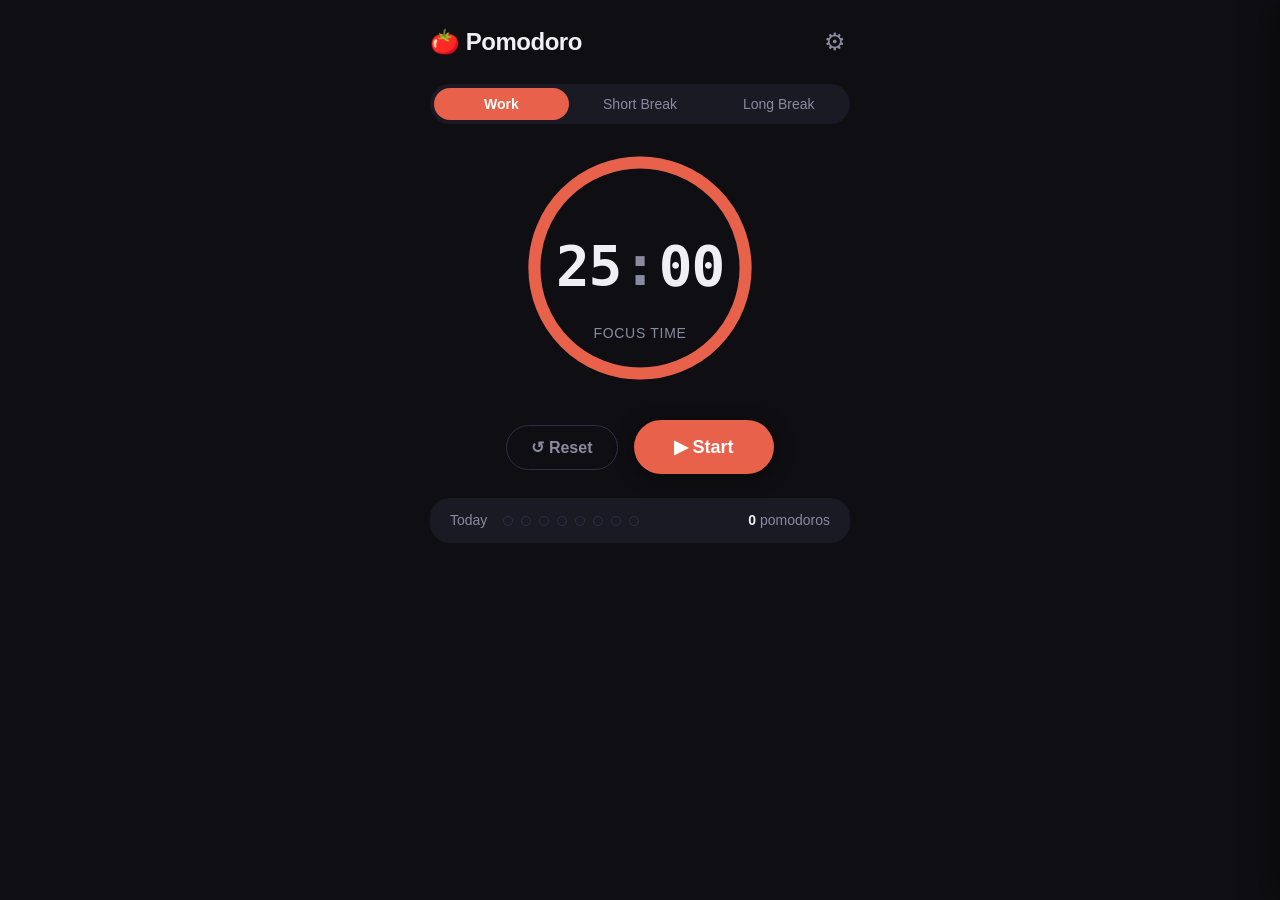
<file: index.html>
<!DOCTYPE html>
<html lang="en">
<head>
  <meta charset="UTF-8">
  <meta http-equiv="X-UA-Compatible" content="IE=edge">
  <meta name="viewport" content="width=device-width, initial-scale=1.0">
  <title> ⏱️ Pomodoro Timer </title>
   <link rel="stylesheet" href="css/base.css" />
  <link rel="stylesheet" href="css/layout.css" />
  <link rel="stylesheet" href="css/modes.css" />
  <link rel="stylesheet" href="css/timer.css" />
  <link rel="stylesheet" href="css/controls.css" />
  <link rel="stylesheet" href="css/stats.css" />
  <link rel="stylesheet" href="css/settings.css" />
</head>
<body>

  <!-- ════════════════════════════════════════════════════
    MODULE: Header
    Shows the app title and a settings toggle button.
  ════════════════════════════════════════════════════ -->
  <header class="app-header">
    <h1 class="app-title">🍅 Pomodoro</h1>
    <button class="btn-settings" id="btnSettings" aria-label="Open settings">⚙</button>
  </header>

  <!-- ════════════════════════════════════════════════════
    MODULE: Mode Tabs
    Lets the user switch between Work session and Break.
  ════════════════════════════════════════════════════ -->
  <section class="mode-tabs" aria-label="Timer mode selector">
    <button class="tab active" data-mode="work">Work</button>
    <button class="tab" data-mode="short">Short Break</button>
    <button class="tab" data-mode="long">Long Break</button>
  </section>

  <!-- ════════════════════════════════════════════════════
    MODULE: Timer Face
    The big circular countdown display.
  ════════════════════════════════════════════════════ -->
  <main class="timer-wrapper">
    <div class="timer-ring-container" role="timer" aria-live="polite">
      <!-- SVG ring that animates as time passes -->
      <svg class="progress-ring" viewBox="0 0 200 200" aria-  hidden="true">
        <circle class="ring-track" cx="100" cy="100" r="88" />
        <circle class="ring-progress" id="ringProgress" cx="100" cy="100" r="88" />
      </svg>

      <!-- Countdown digits in the center of the ring -->
      <div class="timer-display">
        <span class="timer-minutes" id="timerMinutes">25</span>
        <span class="timer-colon">:</span>
        <span class="timer-seconds" id="timerSeconds">00</span>
      </div>

      <!-- Label below the digits (e.g. "Focus time") -->
      <p class="timer-label" id="timerLabel">Focus time</p>
    </div>

    <!-- ════════════════════════════════════════════════
        MODULE: Controls
        Start, Pause, and Reset buttons below the clock.
      ════════════════════════════════════════════════ -->
      <div class="controls" role="group" aria-label="Timer controls">
        <button class="btn-control btn-secondary" id="btnReset" aria-label="Reset timer">↺ Reset</button>
        <button class="btn-control btn-primary" id="btnStart" aria-label="Start timer">▶ Start</button>
      </div>
    </main>

  <!-- ════════════════════════════════════════════════════
    MODULE: Stats Bar
    Tracks how many pomodoros have been completed today.
  ════════════════════════════════════════════════════ -->
  <section class="stats-bar" aria-label="Today's progress">
    <p class="stats-label">Today</p>
    <div class="pomodoro-dots" id="pomatoDots" aria-label="Completed pomodoros">
      <!-- Dots are injected by stats.js -->
    </div>
    <p class="stats-count">
      <span id="statsCount">0</span> pomodoros
    </p>
  </section>

  <!-- ════════════════════════════════════════════════════
    MODULE: Settings Panel
    Slide-in panel to change durations. Hidden by default.
  ════════════════════════════════════════════════════ -->
  <aside class="settings-panel" id="settingsPanel" aria-hidden="true">
    <div class="settings-inner">
      <h2 class="settings-title">Settings</h2>

      <label class="settings-row">
        <span>Work duration (min)</span>
        <input type="number" id="setWork" class="settings-input" value="25" min="1" max="60" />
      </label>

      <label class="settings-row">
        <span>Short break (min)</span>
        <input type="number" id="setShort" class="settings-input" value="5" min="1" max="30" />
      </label>

      <label class="settings-row">
        <span>Long break (min)</span>
        <input type="number" id="setLong" class="settings-input" value="15" min="1" max="60" />
      </label>

      <button class="btn-save" id="btnSave">Save</button>
      <button class="btn-close-settings" id="btnCloseSettings" aria-label="Close settings">✕</button>
    </div>
  </aside>

  <!-- Overlay behind the settings panel -->
  <div class="overlay" id="overlay"></div>

  <!-- ════════════════════════════════════════════════════
                           JS files
  ════════════════════════════════════════════════════ -->
  
  <script src="js/config.js"></script>     <!-- App-wide constants & defaults  -->
  <script src="js/state.js"></script>      <!-- Single source of truth (state) -->
  <script src="js/timer.js"></script>      <!-- Countdown logic & ring animation -->
  <script src="js/modes.js"></script>      <!-- Tab switching & mode management  -->
  <script src="js/controls.js"></script>   <!-- Start/Pause/Reset buttons       -->
  <script src="js/stats.js"></script>     <!-- Pomodoro count & dot display     -->
  <script src="js/settings.js"></script>  <!-- Settings panel open/save/close   -->
  <script src="js/audio.js"></script>     <!-- Sound alert on session end       -->
   <script src="js/app.js"></script>       <!-- Boot: wires all modules together  -->

  <!-- Google tag (gtag.js) -->
  <script async src="https://www.googletagmanager.com/gtag/js?id=G-TQHQCHK4DN"></script>
  <script>
    window.dataLayer = window.dataLayer || [];
    function gtag(){dataLayer.push(arguments);}
    gtag('js', new Date());

    gtag('config', 'G-TQHQCHK4DN');
  </script>
</body>
</html>
</file>
<file: css/base.css>
/*
  ============================================================
  FILE: css/base.css
  PURPOSE: Global reset, CSS custom properties (variables),
           and base typography. This is the foundation every
           other CSS module builds on top of.

  WHAT LIVES HERE:
  - CSS variables (colors, font sizes, spacing, timing)
  - Box-model reset (*, margin/padding zero)
  - Body defaults (font, background, color)
  ============================================================
*/


/* ── 1. CSS Custom Properties (Design Tokens) ─────────────
   Think of these like named constants. Changing one value
   here updates every place it's used across ALL modules.
   ─────────────────────────────────────────────────────── */
:root {
  /* Colors */
  --clr-bg:          #0f0f13;      /* Deep near-black background      */
  --clr-surface:     #1a1a24;      /* Card / panel surface            */
  --clr-surface-2:   #24243a;      /* Slightly lighter surface        */
  --clr-border:      #2e2e45;      /* Subtle borders                  */

  --clr-work:        #e8614a;      /* Red-orange accent — "work" mode */
  --clr-short:       #4ab8a0;      /* Teal accent — "short break"     */
  --clr-long:        #6b8cff;      /* Blue accent — "long break"      */
  --clr-accent:      var(--clr-work); /* Active accent (changes w/ mode) */

  --clr-text-primary:   #f0eff5;   /* Main readable text              */
  --clr-text-secondary: #8a8aa0;   /* Muted labels and hints          */
  --clr-text-on-accent: #ffffff;   /* Text sitting on colored buttons */

  /* Typography */
  --font-display: 'Space Mono', monospace;  /* Digits on the clock  */
  --font-body:    'Inter', sans-serif;      /* All other text        */

  --fs-xs:   0.75rem;   /*  12px */
  --fs-sm:   0.875rem;  /*  14px */
  --fs-base: 1rem;      /*  16px */
  --fs-lg:   1.125rem;  /*  18px */
  --fs-xl:   1.5rem;    /*  24px */
  --fs-2xl:  2rem;      /*  32px */
  --fs-timer: 3.5rem;   /*  56px — big countdown digits */

  /* Spacing scale */
  --sp-1:  0.25rem;   /*  4px */
  --sp-2:  0.5rem;    /*  8px */
  --sp-3:  0.75rem;   /* 12px */
  --sp-4:  1rem;      /* 16px */
  --sp-5:  1.25rem;   /* 20px */
  --sp-6:  1.5rem;    /* 24px */
  --sp-8:  2rem;      /* 32px */
  --sp-10: 2.5rem;    /* 40px */
  --sp-12: 3rem;      /* 48px */

  /* Border radius */
  --radius-sm:   6px;
  --radius-md:  12px;
  --radius-lg:  20px;
  --radius-full: 9999px;

  /* Transitions */
  --transition-fast:   150ms ease;
  --transition-normal: 300ms ease;
  --transition-slow:   500ms ease;
}


/* ── 2. Box-Model Reset ────────────────────────────────────
   Removes browser default margin/padding and switches to
   border-box sizing so widths include padding & border.
   ─────────────────────────────────────────────────────── */
*,
*::before,
*::after {
  margin: 0;
  padding: 0;
  box-sizing: border-box;
}


/* ── 3. Base Body Styles ───────────────────────────────────
   Sets the app's background, default font, and text color.
   ─────────────────────────────────────────────────────── */
body {
  background-color: var(--clr-bg);
  color: var(--clr-text-primary);
  font-family: var(--font-body);
  font-size: var(--fs-base);
  line-height: 1.5;
  min-height: 100dvh;        /* dvh = accounts for mobile browser chrome */
  -webkit-font-smoothing: antialiased;  /* Crisper text on macOS/iOS */
}


/* ── 4. Focus Ring ─────────────────────────────────────────
   Makes keyboard focus visible for accessibility (a11y).
   Browsers remove the default outline on many elements.
   ─────────────────────────────────────────────────────── */
:focus-visible {
  outline: 2px solid var(--clr-accent);
  outline-offset: 3px;
  border-radius: var(--radius-sm);
}


/* ── 5. Reduce Motion ──────────────────────────────────────
   Respects the OS-level "Reduce Motion" accessibility setting.
   Users who are sensitive to animation won't see transitions.
   ─────────────────────────────────────────────────────── */
@media (prefers-reduced-motion: reduce) {
  *,
  *::before,
  *::after {
    animation-duration: 0.01ms !important;
    transition-duration: 0.01ms !important;
  }
}
</file>
<file: css/layout.css>
/*
  ============================================================
  FILE: css/layout.css
  PURPOSE: Controls the overall page structure — how sections
           are stacked, centered, and spaced on the screen.

  WHAT LIVES HERE:
  - App-header layout (title + settings icon)
  - Main vertical centering & max-width constraint
  - Responsive padding for mobile vs desktop
  ============================================================
*/


/* ── 1. Page Shell ─────────────────────────────────────────
   A flex column that stretches to fill the full viewport.
   Children stack vertically and are centered horizontally.
   ─────────────────────────────────────────────────────── */
body {
  display: flex;
  flex-direction: column;
  align-items: center;       /* Horizontally center everything */
  padding: var(--sp-6) var(--sp-4) var(--sp-10);
  gap: var(--sp-6);          /* Consistent spacing between sections */
}


/* ── 2. App Header ─────────────────────────────────────────
   A horizontal bar with the title on the left and the
   settings gear icon button on the right.
   ─────────────────────────────────────────────────────── */
.app-header {
  display: flex;
  justify-content: space-between;   /* Push title & icon to opposite ends */
  align-items: center;
  width: 100%;
  max-width: 420px;                  /* Keep everything in a readable column */
}

.app-title {
  font-family: var(--font-body);
  font-size: var(--fs-xl);
  font-weight: 600;
  color: var(--clr-text-primary);
  letter-spacing: -0.02em;
}


/* ── 3. Content Width Cap ──────────────────────────────────
   Mode tabs, the timer, stats bar — all capped at 420px
   so the app doesn't look stretched on wide screens.
   ─────────────────────────────────────────────────────── */
.mode-tabs,
.timer-wrapper,
.stats-bar {
  width: 100%;
  max-width: 420px;
}


/* ── 4. Timer Wrapper ──────────────────────────────────────
   Centers the ring + controls in a column.
   ─────────────────────────────────────────────────────── */
.timer-wrapper {
  display: flex;
  flex-direction: column;
  align-items: center;
  gap: var(--sp-8);
}


/* ── 5. Overlay (behind Settings Panel) ───────────────────
   A semi-transparent dark layer that appears when the
   settings panel slides in. Clicking it closes the panel.
   ─────────────────────────────────────────────────────── */
.overlay {
  display: none;              /* Hidden by default             */
  position: fixed;
  inset: 0;                   /* Covers the whole screen       */
  background: rgba(0, 0, 0, 0.55);
  z-index: 10;
  backdrop-filter: blur(2px); /* Frosted-glass effect          */
  transition: opacity var(--transition-normal);
}

/* JS adds .is-open to show the overlay */
.overlay.is-open {
  display: block;
}
</file>
<file: css/modes.css>
/*
  ============================================================
  FILE: css/modes.css
  PURPOSE: Styles the three mode tabs — Work, Short Break,
           Long Break — and handles their active state colors.

  HOW IT WORKS:
  The tab row is a flex container. When JS adds the .active
  class to a tab, it gets a colored background matching
  the mode (red for work, teal for short, blue for long).
  The CSS variable --clr-accent on :root is also updated
  by JS so the ring and button stay in sync.
  ============================================================
*/


/* ── 1. Tab Row ────────────────────────────────────────────
   A pill-shaped container that groups all three tabs.
   ─────────────────────────────────────────────────────── */
.mode-tabs {
  display: flex;
  background: var(--clr-surface);
  border-radius: var(--radius-full);
  padding: var(--sp-1);
  gap: var(--sp-1);
}


/* ── 2. Individual Tab ─────────────────────────────────────
   Each tab grows equally to fill the row.
   ─────────────────────────────────────────────────────── */
.tab {
  flex: 1;                           /* Equal width for all tabs  */
  border: none;
  background: transparent;
  color: var(--clr-text-secondary);
  font-family: var(--font-body);
  font-size: var(--fs-sm);
  font-weight: 500;
  padding: var(--sp-2) var(--sp-3);
  border-radius: var(--radius-full);
  cursor: pointer;
  transition: background var(--transition-normal),
              color     var(--transition-normal);
  white-space: nowrap;
}

.tab:hover:not(.active) {
  color: var(--clr-text-primary);
  background: var(--clr-surface-2);
}


/* ── 3. Active Tab ─────────────────────────────────────────
   The selected tab gets a solid colored background.
   Each mode has its own color defined via data-mode.
   ─────────────────────────────────────────────────────── */
.tab.active {
  color: var(--clr-text-on-accent);
  font-weight: 600;
}

/* Work mode tab → red-orange */
.tab.active[data-mode="work"] {
  background: var(--clr-work);
}

/* Short Break tab → teal */
.tab.active[data-mode="short"] {
  background: var(--clr-short);
}

/* Long Break tab → blue */
.tab.active[data-mode="long"] {
  background: var(--clr-long);
}
</file>
<file: css/timer.css>
/*
  ============================================================
  FILE: css/timer.css
  PURPOSE: Styles the circular countdown clock — the SVG
           progress ring and the large digit display inside it.

  HOW THE RING ANIMATION WORKS:
  We use an SVG <circle> with a stroke-dasharray trick:
  - stroke-dasharray = the full circumference of the circle
  - stroke-dashoffset = how much of that circumference to "hide"
  As time passes, JS increases stroke-dashoffset so the
  colored arc shrinks — like a pie chart draining down.
  ============================================================
*/


/* ── 1. Ring Container ─────────────────────────────────────
   positions-relative so the digit display can be
   absolutely centered inside the SVG ring.
   ─────────────────────────────────────────────────────── */
.timer-ring-container {
  position: relative;
  width: 240px;
  height: 240px;
}


/* ── 2. SVG Canvas ─────────────────────────────────────────
   The SVG fills its container. It's rotated -90° so the
   arc starts at the top (12 o'clock) instead of the right.
   ─────────────────────────────────────────────────────── */
.progress-ring {
  width: 100%;
  height: 100%;
  transform: rotate(-90deg);    /* Start arc at top */
}


/* ── 3. Ring Track (background circle) ────────────────────
   The faint grey full circle underneath the colored arc.
   It shows the "empty" portion of the timer.
   ─────────────────────────────────────────────────────── */
.ring-track {
  fill: none;
  stroke: var(--clr-surface-2);
  stroke-width: 10px;
}


/* ── 4. Ring Progress (animated arc) ──────────────────────
   The colored arc that shrinks as time counts down.

   Circumference of circle with r=88:
   C = 2 × π × 88 ≈ 553  (used in timer.js)

   stroke-dasharray sets the full length of the dash.
   stroke-dashoffset is how much to shift the dash start,
   effectively hiding part of the arc.
   ─────────────────────────────────────────────────────── */
.ring-progress {
  fill: none;
  stroke: var(--clr-accent);       /* Color matches current mode  */
  stroke-width: 10px;
  stroke-linecap: round;           /* Rounded end caps on the arc */
  stroke-dasharray: 553;           /* Full circumference (C ≈ 553) */
  stroke-dashoffset: 0;            /* 0 = full arc visible        */
  transition: stroke-dashoffset 1s linear,   /* Smooth per-second drain  */
              stroke var(--transition-normal); /* Smooth color mode change */
}


/* ── 5. Digit Display (overlaid on the SVG) ───────────────
   Absolutely centered inside the ring container.
   Uses a flex column to stack MM:SS on top of the label.
   ─────────────────────────────────────────────────────── */
.timer-display {
  position: absolute;
  top: 50%;
  left: 50%;
  transform: translate(-50%, -54%);   /* -54% nudges up slightly to make room for label */
  display: flex;
  align-items: baseline;
  gap: 2px;
}

/* The MM and SS digit spans */
.timer-minutes,
.timer-seconds {
  font-family: var(--font-display);   /* Monospace so digits don't shift width */
  font-size: var(--fs-timer);
  font-weight: 700;
  color: var(--clr-text-primary);
  line-height: 1;
  letter-spacing: -0.02em;
}

/* The ":" separator between minutes and seconds */
.timer-colon {
  font-family: var(--font-display);
  font-size: var(--fs-timer);
  font-weight: 700;
  color: var(--clr-text-secondary);
  line-height: 1;
  /* Blink the colon when timer is running — see app.js */
  transition: opacity var(--transition-fast);
}

.timer-colon.blink {
  animation: colonBlink 1s step-end infinite;
}

@keyframes colonBlink {
  0%, 100% { opacity: 1; }
  50%       { opacity: 0.2; }
}


/* ── 6. Timer Label ────────────────────────────────────────
   Small text below the digits: "Focus time" / "Break time"
   ─────────────────────────────────────────────────────── */
.timer-label {
  position: absolute;
  bottom: 44px;               /* Sits just below the digits */
  left: 50%;
  transform: translateX(-50%);
  font-size: var(--fs-sm);
  color: var(--clr-text-secondary);
  white-space: nowrap;
  letter-spacing: 0.05em;
  text-transform: uppercase;
}
</file>
<file: css/controls.css>
/*
  ============================================================
  FILE: css/controls.css
  PURPOSE: Styles for the Start / Pause and Reset buttons
           that sit below the countdown ring.

  BUTTON TYPES:
  - .btn-primary  → big colored "Start / Pause" action button
  - .btn-secondary → smaller outlined "Reset" button
  - .btn-settings  → icon-only gear button in the header
  ============================================================
*/


/* ── 1. Controls Row ───────────────────────────────────────
   A horizontal group that holds the Reset and Start buttons
   side by side, centered under the clock.
   ─────────────────────────────────────────────────────── */
.controls {
  display: flex;
  align-items: center;
  gap: var(--sp-4);
}


/* ── 2. Shared Button Base ─────────────────────────────────
   Properties common to all .btn-control buttons.
   ─────────────────────────────────────────────────────── */
.btn-control {
  display: inline-flex;
  align-items: center;
  justify-content: center;
  gap: var(--sp-2);
  border: none;
  border-radius: var(--radius-full);   /* Pill shape */
  font-family: var(--font-body);
  font-size: var(--fs-base);
  font-weight: 600;
  cursor: pointer;
  transition: transform var(--transition-fast),
              opacity  var(--transition-fast),
              background var(--transition-normal);
  /* Prevent text selection on rapid clicks */
  user-select: none;
  -webkit-user-select: none;
}

/* Press feedback — the button "dips" slightly */
.btn-control:active {
  transform: scale(0.95);
}


/* ── 3. Primary Button (Start / Pause) ────────────────────
   The main call-to-action. Uses the mode accent color so
   it automatically changes when Work / Break mode switches.
   ─────────────────────────────────────────────────────── */
.btn-primary {
  background: var(--clr-accent);
  color: var(--clr-text-on-accent);
  padding: var(--sp-4) var(--sp-10);
  font-size: var(--fs-lg);
  box-shadow: 0 4px 20px rgba(0, 0, 0, 0.4),
              0 0 0 0 var(--clr-accent);  /* For pulse animation start */
}

.btn-primary:hover {
  opacity: 0.88;
  transform: translateY(-1px);
}

/* Pulse ring that appears briefly when timer starts */
.btn-primary.pulse {
  animation: btnPulse 0.5s ease-out;
}

@keyframes btnPulse {
  0%   { box-shadow: 0 4px 20px rgba(0,0,0,0.4), 0 0 0 0   var(--clr-accent); }
  70%  { box-shadow: 0 4px 20px rgba(0,0,0,0.4), 0 0 0 14px transparent; }
  100% { box-shadow: 0 4px 20px rgba(0,0,0,0.4), 0 0 0 0   transparent; }
}


/* ── 4. Secondary Button (Reset) ──────────────────────────
   Smaller, outlined style — secondary priority visually.
   ─────────────────────────────────────────────────────── */
.btn-secondary {
  background: transparent;
  color: var(--clr-text-secondary);
  border: 1.5px solid var(--clr-border);
  padding: var(--sp-3) var(--sp-6);
}

.btn-secondary:hover {
  border-color: var(--clr-text-secondary);
  color: var(--clr-text-primary);
}


/* ── 5. Settings Gear Button ───────────────────────────────
   Icon-only button in the header. No background, no border.
   ─────────────────────────────────────────────────────── */
.btn-settings {
  background: none;
  border: none;
  color: var(--clr-text-secondary);
  font-size: var(--fs-xl);
  cursor: pointer;
  line-height: 1;
  padding: var(--sp-1);
  transition: color var(--transition-fast),
              transform var(--transition-normal);
}

.btn-settings:hover {
  color: var(--clr-text-primary);
  transform: rotate(30deg);    /* Fun spin on hover */
}
</file>
<file: css/stats.css>
/*
  ============================================================
  FILE: css/stats.css
  PURPOSE: Styles the stats bar at the bottom of the app —
           the row of tomato dots and the "X pomodoros" count.

  HOW THE DOTS WORK:
  stats.js dynamically creates <span class="dot"> elements.
  Completed pomodoros get the class .dot--filled.
  Up to 8 dots are shown; more pomodoros re-use the slots.
  ============================================================
*/


/* ── 1. Stats Bar Container ────────────────────────────────
   A horizontal strip with the label, dots, and count aligned
   in a row with space between them.
   ─────────────────────────────────────────────────────── */
.stats-bar {
  display: flex;
  align-items: center;
  gap: var(--sp-4);
  background: var(--clr-surface);
  border-radius: var(--radius-lg);
  padding: var(--sp-3) var(--sp-5);
}


/* ── 2. "Today" Label ──────────────────────────────────────
   Left-side label. Muted and small — supporting info.
   ─────────────────────────────────────────────────────── */
.stats-label {
  font-size: var(--fs-sm);
  color: var(--clr-text-secondary);
  font-weight: 500;
  white-space: nowrap;
}


/* ── 3. Dot Row ────────────────────────────────────────────
   The group of circles that visualise completed pomodoros.
   Grows to fill available space in the bar.
   ─────────────────────────────────────────────────────── */
.pomodoro-dots {
  display: flex;
  align-items: center;
  gap: var(--sp-2);
  flex: 1;                    /* Stretches to push count to the right */
  flex-wrap: wrap;
}


/* ── 4. Individual Dot ─────────────────────────────────────
   Empty circle by default; .dot--filled makes it solid.
   ─────────────────────────────────────────────────────── */
.dot {
  width: 10px;
  height: 10px;
  border-radius: 50%;
  border: 1.5px solid var(--clr-border);
  background: transparent;
  transition: background var(--transition-normal),
              border-color var(--transition-normal),
              transform 0.2s cubic-bezier(0.34, 1.56, 0.64, 1);  /* Springy fill */
}

/* When a pomodoro is completed — dot becomes a solid tomato */
.dot.dot--filled {
  background: var(--clr-work);
  border-color: var(--clr-work);
  transform: scale(1.15);    /* Slight pop to celebrate the completion */
}


/* ── 5. Count Text ─────────────────────────────────────────
   Right-side count like "3 pomodoros". Muted text.
   ─────────────────────────────────────────────────────── */
.stats-count {
  font-size: var(--fs-sm);
  color: var(--clr-text-secondary);
  white-space: nowrap;
}

/* The number itself is slightly brighter */
.stats-count span {
  color: var(--clr-text-primary);
  font-weight: 600;
}
</file>
<file: css/settings.css>
/*
  ============================================================
  FILE: css/settings.css
  PURPOSE: Styles the settings side panel that slides in from
           the right when the ⚙ gear button is clicked.

  HOW THE SLIDE-IN WORKS:
  The panel starts off-screen (translateX(100%)).
  JS adds .is-open to the panel element, which triggers
  the CSS transition to translateX(0) — sliding it into view.
  ============================================================
*/


/* ── 1. Panel Shell ────────────────────────────────────────
   Fixed position panel anchored to the right side of the
   viewport. Hidden off-screen by default.
   ─────────────────────────────────────────────────────── */
.settings-panel {
  position: fixed;
  top: 0;
  right: 0;
  height: 100%;
  width: min(340px, 90vw);           /* Never wider than 90% of viewport */
  background: var(--clr-surface);
  border-left: 1px solid var(--clr-border);
  box-shadow: -8px 0 32px rgba(0, 0, 0, 0.4);
  z-index: 20;                       /* Above the overlay */
  transform: translateX(100%);       /* Off-screen to the right */
  transition: transform var(--transition-slow);
  /* Panel itself clips any overflow from inner padding */
  overflow-y: auto;
}

/* JS adds .is-open → slides panel into view */
.settings-panel.is-open {
  transform: translateX(0);
}


/* ── 2. Inner Padding ──────────────────────────────────────
   The actual content inside the panel with comfortable
   padding so nothing hugs the edges.
   ─────────────────────────────────────────────────────── */
.settings-inner {
  padding: var(--sp-8) var(--sp-6);
  display: flex;
  flex-direction: column;
  gap: var(--sp-5);
  position: relative;          /* For the close button absolute positioning */
}


/* ── 3. Panel Title ────────────────────────────────────────
   "Settings" heading inside the panel.
   ─────────────────────────────────────────────────────── */
.settings-title {
  font-size: var(--fs-xl);
  font-weight: 600;
  color: var(--clr-text-primary);
  margin-bottom: var(--sp-2);
}


/* ── 4. Each Setting Row ───────────────────────────────────
   A label + number input side by side on one row.
   Using <label> as the container lets the whole row be
   clickable / focusable for accessibility.
   ─────────────────────────────────────────────────────── */
.settings-row {
  display: flex;
  justify-content: space-between;
  align-items: center;
  gap: var(--sp-4);
  font-size: var(--fs-base);
  color: var(--clr-text-secondary);
  cursor: pointer;
}

.settings-row:hover {
  color: var(--clr-text-primary);
}


/* ── 5. Number Input ───────────────────────────────────────
   The small box where users type the minutes.
   ─────────────────────────────────────────────────────── */
.settings-input {
  width: 68px;
  padding: var(--sp-2) var(--sp-3);
  background: var(--clr-surface-2);
  border: 1.5px solid var(--clr-border);
  border-radius: var(--radius-sm);
  color: var(--clr-text-primary);
  font-family: var(--font-display);
  font-size: var(--fs-base);
  font-weight: 700;
  text-align: center;
  transition: border-color var(--transition-fast);
  /* Remove browser default number arrows on some browsers */
  -moz-appearance: textfield;
}

.settings-input::-webkit-outer-spin-button,
.settings-input::-webkit-inner-spin-button {
  -webkit-appearance: none;
}

.settings-input:focus {
  outline: none;
  border-color: var(--clr-accent);
}


/* ── 6. Save Button ────────────────────────────────────────
   Full-width primary button inside the settings panel.
   ─────────────────────────────────────────────────────── */
.btn-save {
  width: 100%;
  padding: var(--sp-3) var(--sp-4);
  margin-top: var(--sp-2);
  background: var(--clr-accent);
  color: var(--clr-text-on-accent);
  border: none;
  border-radius: var(--radius-md);
  font-family: var(--font-body);
  font-size: var(--fs-base);
  font-weight: 600;
  cursor: pointer;
  transition: opacity var(--transition-fast),
              transform var(--transition-fast);
}

.btn-save:hover  { opacity: 0.88; }
.btn-save:active { transform: scale(0.98); }


/* ── 7. Close (✕) Button ───────────────────────────────────
   Sits in the top-right corner of the panel inner area.
   ─────────────────────────────────────────────────────── */
.btn-close-settings {
  position: absolute;
  top: var(--sp-5);
  right: var(--sp-5);
  background: none;
  border: none;
  color: var(--clr-text-secondary);
  font-size: var(--fs-xl);
  cursor: pointer;
  line-height: 1;
  transition: color var(--transition-fast);
}

.btn-close-settings:hover {
  color: var(--clr-text-primary);
}
</file>
